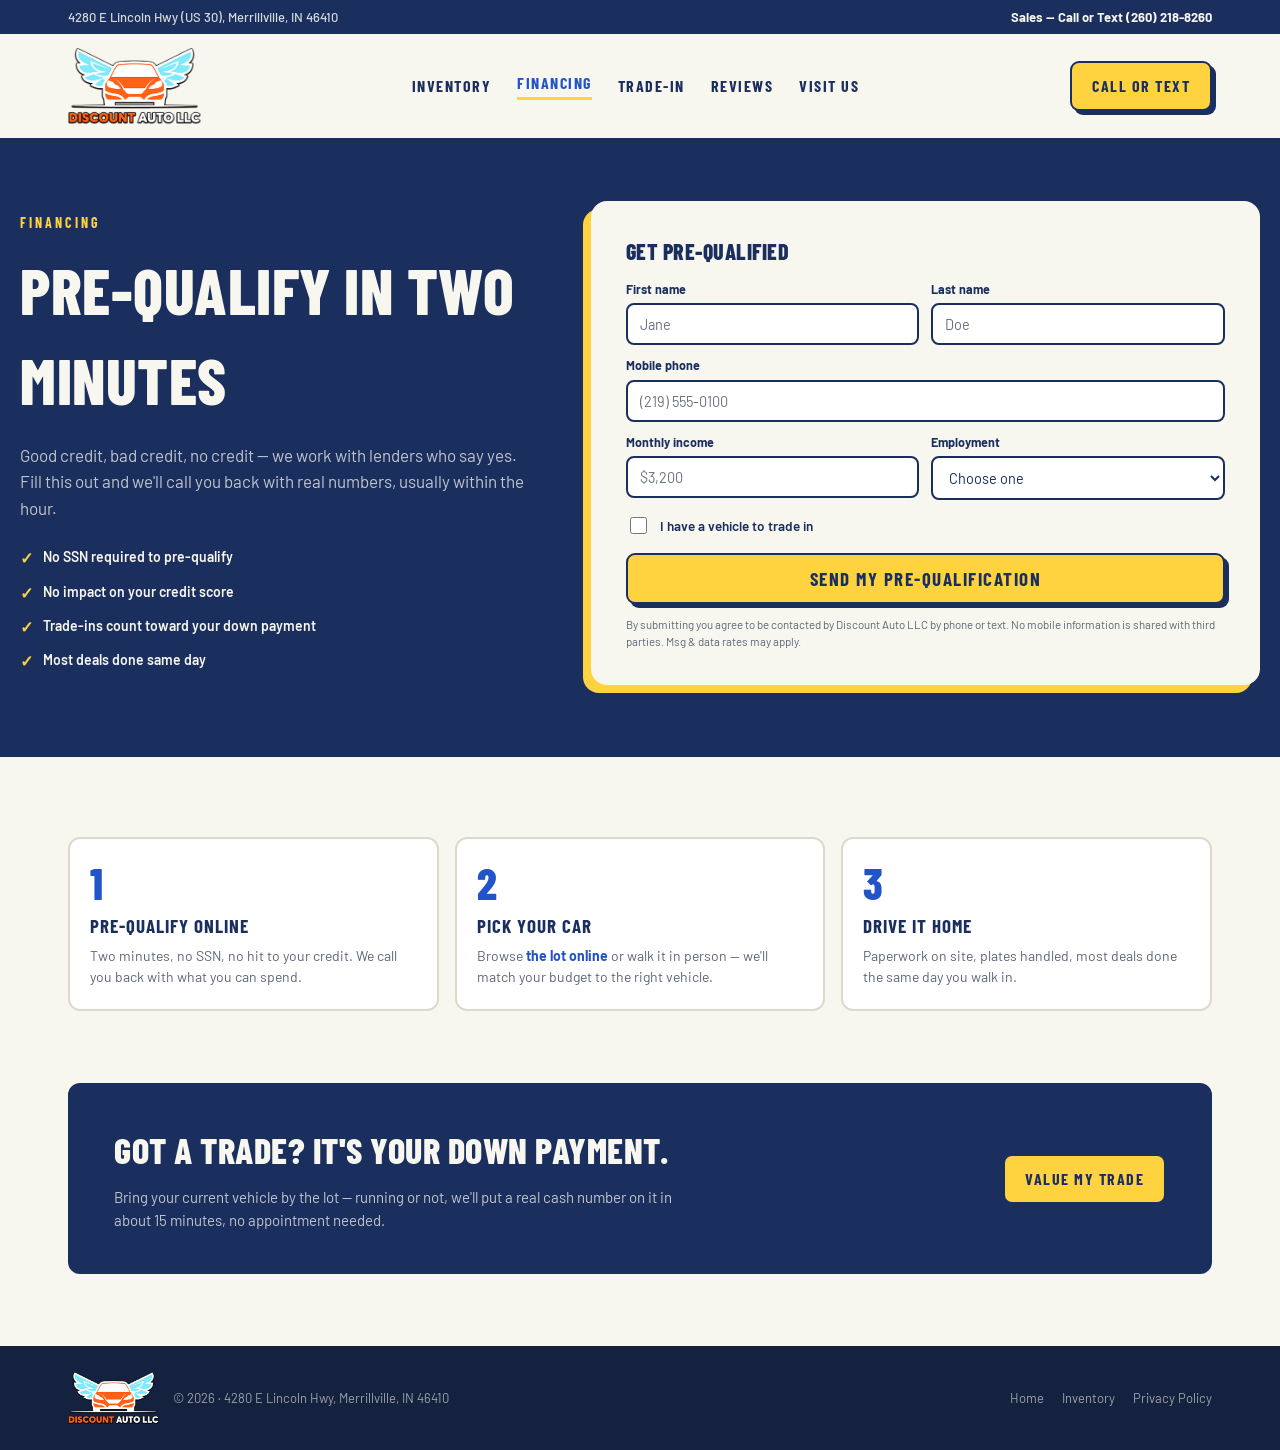
<file: financing.html>
<!DOCTYPE html>
<html lang="en">
<head>
<meta charset="utf-8">
<title>Financing — Discount Auto LLC</title>
<meta name="viewport" content="width=device-width, initial-scale=1">
<meta name="description" content="Pre-qualify for financing in two minutes at Discount Auto LLC. No SSN required, no impact on your credit score.">
<link rel="preconnect" href="https://fonts.googleapis.com">
<link rel="preconnect" href="https://fonts.gstatic.com" crossorigin>
<link href="https://fonts.googleapis.com/css2?family=Barlow+Condensed:wght@500;600;700;800&family=Barlow:ital,wght@0,400;0,500;0,600;0,700;1,400&display=swap" rel="stylesheet">
<link rel="icon" type="image/png" href="assets/logo.png">
<link rel="stylesheet" href="styles.css">
</head>
<body>

<div class="utility-bar">
  <div class="container">
    <div class="utility-left"><span class="addr">4280 E Lincoln Hwy (US 30), Merrillville, IN 46410</span></div>
    <div class="utility-right"><a href="tel:2602188260">Sales — Call or Text (260) 218-8260</a></div>
  </div>
</div>

<header class="site-header">
  <div class="container bar">
    <a href="index.html" class="brand">
      <img src="assets/logo.png" alt="Discount Auto LLC — used cars in Merrillville, Indiana" class="brand-logo">
    </a>
    <nav class="main-nav">
      <a href="inventory.html">Inventory</a>
      <a href="financing.html" class="active">Financing</a>
      <a href="#trade">Trade-In</a>
      <a href="index.html#reviews">Reviews</a>
      <a href="index.html#visit">Visit Us</a>
    </nav>
    <a href="tel:2602188260" class="btn btn-primary header-cta">Call or Text</a>
    <button class="hamburger" aria-label="Menu" aria-expanded="false">☰</button>
  </div>
</header>
<nav class="mobile-nav">
  <div class="container">
    <a href="inventory.html">Inventory</a>
    <a href="financing.html" class="active">Financing</a>
    <a href="#trade">Trade-In</a>
    <a href="index.html#reviews">Reviews</a>
    <a href="index.html#visit">Visit Us</a>
    <a href="tel:2602188260" class="btn btn-primary btn-block">Call or Text</a>
  </div>
</nav>

<main>
  <section class="section-dark fin-hero">
    <div class="container split">
      <div>
        <div class="eyebrow">Financing</div>
        <h1>Pre-qualify in two minutes</h1>
        <p class="lede">Good credit, bad credit, no credit — we work with lenders who say yes. Fill this out and we'll call you back with real numbers, usually within the hour.</p>
        <ul class="checklist">
          <li>No SSN required to pre-qualify</li>
          <li>No impact on your credit score</li>
          <li>Trade-ins count toward your down payment</li>
          <li>Most deals done same day</li>
        </ul>
      </div>

      <div class="form-card">
        <form id="prequal-form" class="form-fields" novalidate>
          <h3>Get pre-qualified</h3>
          <div class="field-grid two" style="margin-top:14px">
            <label class="field">First name
              <input type="text" placeholder="Jane" required>
            </label>
            <label class="field">Last name
              <input type="text" placeholder="Doe" required>
            </label>
          </div>
          <label class="field" style="margin-top:12px">Mobile phone
            <input type="tel" placeholder="(219) 555-0100" required>
          </label>
          <div class="field-grid two" style="margin-top:12px">
            <label class="field">Monthly income
              <input type="text" placeholder="$3,200" required>
            </label>
            <label class="field">Employment
              <select required>
                <option value="" selected disabled>Choose one</option>
                <option>Employed full-time</option>
                <option>Employed part-time</option>
                <option>Self-employed</option>
                <option>Retired / fixed income</option>
                <option>Other</option>
              </select>
            </label>
          </div>
          <label class="checkbox-line" style="margin-top:14px">
            <input type="checkbox">I have a vehicle to trade in
          </label>
          <button type="submit" class="btn btn-primary btn-block" style="margin-top:16px; font-size:19px">Send my pre-qualification</button>
          <div class="form-fine" style="margin-top:12px">By submitting you agree to be contacted by Discount Auto LLC by phone or text. No mobile information is shared with third parties. Msg &amp; data rates may apply.</div>
        </form>

        <div class="form-success" id="form-success">
          <div class="check">✓</div>
          <h3>You're in the queue</h3>
          <p>We'll call or text you back with real numbers — usually within the hour during business hours. Want to skip the wait? Call <a href="tel:2602188260">(260) 218-8260</a>.</p>
          <button type="button" class="btn btn-ghost" style="border-color:var(--ink)" id="reset-form">Back to form</button>
        </div>
      </div>
    </div>
  </section>

  <section class="section-pad">
    <div class="container">
      <div class="steps light">
        <div class="step">
          <div class="num">1</div>
          <div class="t">Pre-qualify online</div>
          <div class="d">Two minutes, no SSN, no hit to your credit. We call you back with what you can spend.</div>
        </div>
        <div class="step">
          <div class="num">2</div>
          <div class="t">Pick your car</div>
          <div class="d">Browse <a href="inventory.html">the lot online</a> or walk it in person — we'll match your budget to the right vehicle.</div>
        </div>
        <div class="step">
          <div class="num">3</div>
          <div class="t">Drive it home</div>
          <div class="d">Paperwork on site, plates handled, most deals done the same day you walk in.</div>
        </div>
      </div>
    </div>
  </section>

  <section id="trade" class="section-pad" style="padding-top:0">
    <div class="container">
      <div class="trade-banner">
        <div>
          <h2>Got a trade? It's your down payment.</h2>
          <p>Bring your current vehicle by the lot — running or not, we'll put a real cash number on it in about 15 minutes, no appointment needed.</p>
        </div>
        <a href="tel:2602188260" class="btn btn-primary">Value my trade</a>
      </div>
    </div>
  </section>
</main>

<footer class="site-footer">
  <div class="container">
    <div class="footer-brand">
      <img src="assets/logo.png" alt="Discount Auto LLC" class="footer-logo">
      <span>© 2026 · 4280 E Lincoln Hwy, Merrillville, IN 46410</span>
    </div>
    <div class="footer-links">
      <a href="index.html">Home</a>
      <a href="inventory.html">Inventory</a>
      <a href="#" onclick="return false">Privacy Policy</a>
    </div>
  </div>
</footer>

<script src="data.js"></script>
<script src="site.js"></script>
<script src="financing.js"></script>
</body>
</html>
</file>
<file: styles.css>
/* Discount Auto LLC — shared design system
   Friendly navy/yellow theme: deep navy for trust, sunny yellow for the
   "deal sticker" energy of a car lot, soft ivory paper, rounded corners.
   One hard rule: yellow surfaces always carry navy text — never white.
   Mobile-first; desktop layout kicks in at 900–1000px. */

:root {
  --ink: #1b2f5e;         /* deep navy — text, borders, dark sections */
  --paper: #f7f6ef;       /* soft ivory */
  --paper-soft: #eceadf;
  --sun: #ffd23f;         /* primary accent — CTAs, badges, price stickers */
  --sun-deep: #f0c020;    /* hover state for yellow */
  --blue: #2054c8;        /* links, numbers, interactive bits */
  --blue-deep: #163d92;
  --accent: #ffd23f;      /* accent used on dark backgrounds */
  --muted: #5e6678;       /* 5.31:1 on ivory */
  --muted-2: #6b7280;     /* placeholders — 4.83:1 on white */
  --gold: #8f6600;        /* review stars — 5.16:1 on white, 4.76:1 on ivory */
  --line: #dcdacd;
  --footer-bg: #14213f;
  --white: #ffffff;
  --container: 1240px;
  --r: 12px;              /* card corner radius */
  --r-btn: 9px;           /* button corner radius */
}

* { box-sizing: border-box; }
html, body { margin: 0; padding: 0; background: var(--paper); }
body {
  font-family: 'Barlow', sans-serif;
  color: var(--ink);
  -webkit-font-smoothing: antialiased;
  line-height: 1.4;
}
h1, h2, h3, .display {
  font-family: 'Barlow Condensed', sans-serif;
  font-weight: 800;
  text-transform: uppercase;
  letter-spacing: .5px;
  margin: 0;
}
a { color: var(--blue); text-decoration: none; }
a:hover { color: var(--blue-deep); }
img { max-width: 100%; display: block; }
button { font-family: inherit; }

.container {
  max-width: var(--container);
  margin: 0 auto;
  padding: 0 20px;
}
@media (min-width: 1000px) {
  .container { padding: 0 48px; }
}

/* ---------- Utility bar + header ---------- */
.utility-bar {
  background: var(--ink);
  color: var(--paper);
  font-size: 13px;
  font-weight: 500;
}
.utility-bar .container {
  padding-top: 8px;
  padding-bottom: 8px;
  display: flex;
  align-items: center;
  justify-content: space-between;
  gap: 16px;
  flex-wrap: wrap;
}
.utility-bar .addr { opacity: .85; }
.utility-bar .open-dot {
  display: inline-flex; align-items: center; gap: 6px;
}
.utility-bar .open-dot::before {
  content: ''; width: 7px; height: 7px; border-radius: 50%; background: #37b76a; display: inline-block;
}
.utility-bar a { color: var(--paper); font-weight: 700; }
.utility-bar a:hover { color: var(--accent); }
.utility-bar .sep { opacity: .6; }
.utility-left, .utility-right { display: flex; align-items: center; gap: 14px; flex-wrap: wrap; }

header.site-header {
  background: var(--paper);
  border-bottom: 3px solid var(--ink);
  position: sticky;
  top: 0;
  z-index: 40;
}
header.site-header .bar {
  padding-top: 14px;
  padding-bottom: 14px;
  display: flex;
  align-items: center;
  justify-content: space-between;
  gap: 20px;
}
.brand { display: flex; align-items: center; gap: 12px; color: var(--ink); flex-shrink: 0; }
.brand-logo { height: 58px; width: auto; }
@media (min-width: 900px) { .brand-logo { height: 76px; } }

nav.main-nav {
  display: none;
  align-items: center; gap: 26px;
  font-family: 'Barlow Condensed', sans-serif; font-weight: 700; font-size: 16px;
  letter-spacing: 1.5px; text-transform: uppercase;
}
nav.main-nav a { color: var(--ink); }
nav.main-nav a:hover, nav.main-nav a.active { color: var(--blue); }
nav.main-nav a.active { border-bottom: 3px solid var(--sun); padding-bottom: 2px; }

.btn {
  display: inline-flex; align-items: center; justify-content: center;
  font-family: 'Barlow Condensed', sans-serif; font-weight: 700;
  letter-spacing: 1.5px; text-transform: uppercase;
  border: 2px solid var(--ink);
  padding: 12px 20px;
  cursor: pointer;
  text-align: center;
  border-radius: var(--r-btn);
}
.btn-primary { background: var(--sun); color: var(--ink); border-color: var(--ink); box-shadow: 4px 4px 0 var(--ink); }
.btn-primary:hover { background: var(--sun-deep); color: var(--ink); }
.btn-ghost { background: transparent; color: var(--ink); }
.btn-ghost:hover { background: var(--ink); color: var(--paper); }
.btn-ghost-light { background: transparent; color: var(--paper); border-color: rgba(247,246,239,.5); }
.btn-ghost-light:hover { border-color: var(--paper); color: #fff; }
.btn-block { width: 100%; }
.header-cta { display: none; }

.hamburger {
  display: flex; align-items: center; justify-content: center;
  width: 40px; height: 40px; border: 2px solid var(--ink); background: transparent;
  font-size: 20px; line-height: 1; cursor: pointer;
  border-radius: 8px; color: var(--ink);
}
.mobile-nav {
  display: none;
  border-bottom: 3px solid var(--ink);
  background: var(--paper);
}
.mobile-nav.open { display: block; }
.mobile-nav .container { padding-top: 14px; padding-bottom: 18px; display: flex; flex-direction: column; gap: 4px; }
.mobile-nav a {
  color: var(--ink); font-family: 'Barlow Condensed', sans-serif; font-weight: 700;
  font-size: 20px; letter-spacing: 1px; text-transform: uppercase;
  padding: 10px 0; border-bottom: 1.5px solid var(--line);
}
.mobile-nav a.active { color: var(--blue); }
.mobile-nav .btn { margin-top: 12px; }

@media (min-width: 900px) {
  nav.main-nav { display: flex; }
  .header-cta { display: inline-flex; }
  .hamburger, .mobile-nav { display: none !important; }
}

/* ---------- Banner ---------- */
.banner {
  background: var(--sun); color: var(--ink); font-size: 13.5px; font-weight: 600;
}
.banner .container { padding-top: 9px; padding-bottom: 9px; display: flex; align-items: center; justify-content: center; gap: 10px; flex-wrap: wrap; text-align: center; }
.banner .tag {
  font-family: 'Barlow Condensed', sans-serif; font-weight: 800; letter-spacing: 2px; font-size: 13px;
  border: 1.5px solid rgba(27,47,94,.5); padding: 2px 8px; white-space: nowrap;
  border-radius: 5px;
}

/* ---------- Hero ---------- */
.hero { background: var(--ink); color: var(--paper); overflow: hidden; }
.hero .container {
  padding-top: 48px; padding-bottom: 48px;
  display: grid; gap: 36px; align-items: center;
}
.eyebrow {
  font-family: 'Barlow Condensed', sans-serif; font-weight: 700; font-size: 14px;
  letter-spacing: 3px; text-transform: uppercase; color: var(--accent); margin-bottom: 14px;
}
.hero h1 { font-size: 52px; line-height: .95; margin-bottom: 20px; }
.hero h1 .accent { color: var(--accent); }
.hero p.lede { font-size: 16px; line-height: 1.55; color: rgba(247,246,239,.75); max-width: 480px; margin: 0 0 26px; }
.hero-ctas { display: flex; flex-direction: column; gap: 12px; margin-bottom: 28px; }
.hero-ctas .btn { font-size: 17px; }
.trust-list { display: flex; flex-wrap: wrap; gap: 10px 22px; font-size: 13.5px; font-weight: 600; color: rgba(247,246,239,.7); list-style: none; padding: 0; margin: 0; }
.trust-list li { display: flex; gap: 7px; align-items: center; }
.trust-list li::before { content: '✓'; color: var(--accent); }
.hero-media { position: relative; }
.hero-media .frame { position: relative; width: 100%; aspect-ratio: 4/3; border: 3px solid var(--paper); box-shadow: 8px 8px 0 var(--sun); border-radius: 14px; overflow: hidden; }
.hero-media .tag-corner {
  position: absolute; top: -14px; right: -10px; background: var(--sun); color: var(--ink);
  font-family: 'Barlow Condensed', sans-serif; font-weight: 800; font-size: 14px; letter-spacing: 1.5px;
  text-transform: uppercase; padding: 8px 14px; transform: rotate(3deg); box-shadow: 4px 4px 0 rgba(20,35,71,.35);
  border-radius: 6px;
}
@media (min-width: 900px) {
  .hero .container { grid-template-columns: minmax(0, 1.05fr) minmax(0, .95fr); gap: 60px; padding-top: 72px; padding-bottom: 80px; }
  .hero h1 { font-size: 88px; }
  .hero p.lede { font-size: 18px; }
  .hero-ctas { flex-direction: row; gap: 16px; }
  .hero-media .frame { box-shadow: 12px 12px 0 var(--sun); }
}

/* ---------- Vehicle photos ---------- */
.veh-photo { width: 100%; height: 100%; object-fit: cover; display: block; background: var(--paper-soft); }

/* ---------- Photo placeholder ---------- */
.photo-slot {
  position: relative; width: 100%; height: 100%;
  /* explicit colour under the stripes: survives if the gradient doesn't paint,
     and is the value contrast is measured against (#5f5d56 on it = 5.2:1) */
  background-color: #e7e5d6;
  background-image: repeating-linear-gradient(135deg, #edecdf, #edecdf 10px, #e7e5d6 10px, #e7e5d6 20px);
  border: 1.5px dashed #b7b4a5;
  display: flex; flex-direction: column; align-items: center; justify-content: center; gap: 8px;
  color: #5f5d56; text-align: center; padding: 10px;
}
.photo-slot svg { opacity: .55; }
.photo-slot span { font-size: 12px; font-weight: 600; letter-spacing: .3px; }

/* ---------- Sections & headings ---------- */
section { background: var(--paper); }
.section-pad { padding: 44px 0; }
@media (min-width: 900px) { .section-pad { padding: 72px 0; } }
.section-head { display: flex; align-items: baseline; justify-content: space-between; gap: 16px; margin-bottom: 24px; flex-wrap: wrap; }
.section-head h2 { font-size: 30px; }
@media (min-width: 900px) { .section-head h2 { font-size: 44px; } }
.section-link { font-family: 'Barlow Condensed', sans-serif; font-weight: 700; font-size: 15px; letter-spacing: 1.5px; text-transform: uppercase; white-space: nowrap; }

/* ---------- Type grid (home) ---------- */
.type-grid { display: grid; grid-template-columns: repeat(2, minmax(0, 1fr)); gap: 14px; }
@media (min-width: 900px) { .type-grid { grid-template-columns: repeat(4, minmax(0, 1fr)); gap: 20px; } }
.type-card { display: block; border: 2.5px solid var(--ink); background: #fff; color: var(--ink); border-radius: var(--r); overflow: hidden; }
.type-card:hover { box-shadow: 6px 6px 0 var(--sun); color: var(--ink); }
.type-card .media { aspect-ratio: 4/3; }
.type-card .photo-slot { aspect-ratio: 4/3; }
.type-card .label { display: flex; justify-content: space-between; align-items: center; padding: 10px 14px; border-top: 2.5px solid var(--ink); font-family: 'Barlow Condensed', sans-serif; font-weight: 800; font-size: 16px; letter-spacing: 1.5px; text-transform: uppercase; }
.type-card .type-count {
  background: var(--sun); color: var(--ink); border-radius: 999px;
  min-width: 26px; padding: 1px 8px; text-align: center; font-size: 14px;
}

/* ---------- Vehicle cards ---------- */
.veh-grid { display: grid; grid-template-columns: 1fr; gap: 18px; }
@media (min-width: 640px) { .veh-grid { grid-template-columns: repeat(2, minmax(0, 1fr)); } }
@media (min-width: 900px) { .veh-grid { grid-template-columns: repeat(3, minmax(0, 1fr)); gap: 22px; } }

.veh-card {
  background: #fff; border: 2.5px solid var(--ink); display: flex; flex-direction: column; color: var(--ink);
  border-radius: var(--r); overflow: hidden;
}
.veh-card:hover { box-shadow: 8px 8px 0 rgba(27,47,94,.14); color: var(--ink); }
.veh-card .media { position: relative; width: 100%; aspect-ratio: 4/3; border-bottom: 2.5px solid var(--ink); }
.badge {
  position: absolute; top: 10px; left: 0; background: var(--sun); color: var(--ink);
  font-family: 'Barlow Condensed', sans-serif; font-weight: 700; font-size: 13px; letter-spacing: 1.5px;
  text-transform: uppercase; padding: 4px 11px; pointer-events: none;
  border-radius: 0 6px 6px 0;
}
.veh-card .body { padding: 14px 16px 16px; display: flex; flex-direction: column; gap: 8px; flex: 1; }
.veh-card .title { font-family: 'Barlow Condensed', sans-serif; font-weight: 700; font-size: 20px; line-height: 1.1; text-transform: uppercase; }
.veh-card .meta { display: flex; gap: 10px; font-size: 12.5px; font-weight: 600; color: var(--muted); flex-wrap: wrap; }
.veh-card .foot { display: flex; align-items: center; justify-content: space-between; margin-top: auto; padding-top: 8px; border-top: 1.5px dashed var(--line); }
.veh-card .price { font-family: 'Barlow Condensed', sans-serif; font-weight: 800; font-size: 26px; color: var(--blue); }
.veh-card .details-link { font-family: 'Barlow Condensed', sans-serif; font-weight: 700; font-size: 14px; letter-spacing: 1.5px; text-transform: uppercase; border: 2px solid var(--ink); padding: 7px 12px; border-radius: 7px; }
.veh-card:hover .details-link { background: var(--ink); color: var(--paper); }
.sample-tag {
  background: var(--ink); color: var(--paper); font-family: 'Barlow Condensed', sans-serif; font-weight: 700;
  font-size: 12px; letter-spacing: 1.5px; text-transform: uppercase; padding: 3px 9px; display: inline-block;
  border-radius: 5px;
}

/* ---------- Dark section ---------- */
.section-dark { background: var(--ink); color: var(--paper); }
.section-dark .eyebrow { margin-bottom: 12px; }
.section-dark h2 { font-size: 32px; margin-bottom: 16px; }
@media (min-width: 900px) { .section-dark h2 { font-size: 50px; } }
.section-dark p.lede { color: rgba(247,246,239,.75); font-size: 16px; line-height: 1.55; max-width: 520px; margin: 0 0 26px; }
@media (min-width: 900px) { .section-dark p.lede { font-size: 17px; } }

.steps { display: grid; grid-template-columns: 1fr; gap: 16px; margin-top: 8px; }
@media (min-width: 700px) { .steps { grid-template-columns: repeat(3, minmax(0, 1fr)); } }
.step { border: 2px solid rgba(247,246,239,.25); padding: 22px 20px; border-radius: var(--r); }
.step .num { font-family: 'Barlow Condensed', sans-serif; font-weight: 800; font-size: 44px; color: var(--accent); line-height: 1; }
.step .t { font-family: 'Barlow Condensed', sans-serif; font-weight: 700; font-size: 19px; text-transform: uppercase; letter-spacing: 1px; margin: 8px 0 6px; }
.step .d { font-size: 14px; line-height: 1.5; color: rgba(247,246,239,.65); }
.steps.light .step { border-color: var(--line); background: #fff; }
.steps.light .step .num { color: var(--blue); }
.steps.light .step .d { color: var(--muted); }
.steps.light .step .d a { font-weight: 700; }

@media (min-width: 900px) {
  .split { display: grid; grid-template-columns: minmax(0, 1fr) minmax(0, 1.3fr); gap: 56px; align-items: center; }
  .split.rev { grid-template-columns: minmax(0, 1fr) minmax(0, 1fr); }
}

/* ---------- Reviews ---------- */
.review-grid { display: grid; grid-template-columns: 1fr; gap: 18px; }
@media (min-width: 900px) { .review-grid { grid-template-columns: repeat(3, minmax(0, 1fr)); gap: 24px; } }
.review-card { background: #fff; border: 2.5px solid var(--ink); padding: 24px; display: flex; flex-direction: column; gap: 12px; border-radius: var(--r); }
.stars { color: var(--gold); font-size: 16px; letter-spacing: 2px; }
.review-card p { margin: 0; font-size: 15px; line-height: 1.55; }
.review-card .who { font-family: 'Barlow Condensed', sans-serif; font-weight: 700; font-size: 15px; letter-spacing: 1px; text-transform: uppercase; margin-top: auto; }

/* ---------- Service / visit panel ---------- */
.panel { background: #fff; border: 2.5px solid var(--ink); border-radius: var(--r); overflow: hidden; }
@media (min-width: 900px) { .panel.split { grid-template-columns: minmax(0, 1fr) minmax(0, 1.4fr); align-items: stretch; } }
.panel .media { position: relative; min-height: 220px; aspect-ratio: 4/3; }
@media (min-width: 900px) { .panel .media { aspect-ratio: auto; border-right: 2.5px solid var(--ink); } }
.panel .content { padding: 28px 24px; display: flex; flex-direction: column; justify-content: center; gap: 12px; }
@media (min-width: 900px) { .panel .content { padding: 40px 44px; } }
.panel .content h2 { font-size: 28px; }
@media (min-width: 900px) { .panel .content h2 { font-size: 38px; } }
.panel .content p { margin: 0; font-size: 15px; line-height: 1.55; color: #4c556b; }
.panel .content .ctas { display: flex; gap: 12px; margin-top: 8px; flex-wrap: wrap; }

.visit-grid { display: grid; gap: 32px; }
@media (min-width: 900px) { .visit-grid { grid-template-columns: minmax(0, 1fr) minmax(0, 1fr); align-items: center; } }

.hours-table { display: flex; flex-direction: column; border-top: 1.5px solid rgba(247,246,239,.2); max-width: 380px; margin: 20px 0 26px; }
.hours-row { display: flex; justify-content: space-between; padding: 9px 0; border-bottom: 1.5px solid rgba(247,246,239,.2); font-size: 14px; }
.hours-row .d { font-weight: 700; }
.hours-row .t { color: rgba(247,246,239,.75); }

/* ---------- Footer ---------- */
footer.site-footer { background: var(--footer-bg); color: rgba(247,246,239,.6); font-size: 13px; }
footer.site-footer .container { padding: 26px 20px; display: flex; flex-direction: column; gap: 14px; align-items: flex-start; }
@media (min-width: 900px) { footer.site-footer .container { flex-direction: row; align-items: center; justify-content: space-between; padding: 26px 48px; } }
.footer-brand { display: flex; align-items: center; gap: 14px; flex-wrap: wrap; }
.footer-logo { height: 52px; width: auto; }
.footer-links { display: flex; gap: 18px; flex-wrap: wrap; }
.footer-links a { color: rgba(247,246,239,.6); }
.footer-links a:hover { color: var(--accent); }

/* ---------- Inventory page ---------- */
.inv-head { background: var(--ink); color: var(--paper); }
.inv-head .container { padding: 26px 20px; display: flex; align-items: baseline; justify-content: space-between; gap: 16px; flex-wrap: wrap; }
@media (min-width: 900px) { .inv-head .container { padding: 36px 48px; } }
.inv-head h1 { font-size: 38px; }
@media (min-width: 900px) { .inv-head h1 { font-size: 52px; } }
.inv-head .count { font-size: 14px; color: rgba(247,246,239,.7); font-weight: 600; }

.inv-layout { display: block; }
@media (min-width: 900px) { .inv-layout { display: grid; grid-template-columns: 250px minmax(0, 1fr); gap: 36px; align-items: start; } }

.filters { border: 2.5px solid var(--ink); background: #fff; padding: 20px; display: flex; flex-direction: column; gap: 22px; margin-bottom: 22px; border-radius: var(--r); }
@media (min-width: 900px) { .filters { position: sticky; top: 120px; margin-bottom: 0; } }
.filters .f-title { font-family: 'Barlow Condensed', sans-serif; font-weight: 800; font-size: 20px; letter-spacing: 1.5px; text-transform: uppercase; border-bottom: 2.5px solid var(--ink); padding-bottom: 9px; }
.filters .f-label { font-family: 'Barlow Condensed', sans-serif; font-weight: 700; font-size: 14px; letter-spacing: 1.5px; text-transform: uppercase; color: var(--muted); margin-bottom: 8px; }
.checkrow-group { display: flex; flex-direction: column; gap: 4px; }
.checkrow { display: flex; align-items: center; gap: 10px; font-size: 14.5px; font-weight: 600; cursor: pointer; padding: 5px 0; flex-wrap: wrap; }
.checkrow input { width: 17px; height: 17px; accent-color: var(--blue); flex-shrink: 0; }
.range-row input[type="range"] { width: 100%; accent-color: var(--blue); }
.range-value { font-family: 'Barlow Condensed', sans-serif; font-weight: 800; font-size: 20px; color: var(--blue); margin-top: 6px; }
.filters .fine-print { border-top: 1.5px dashed var(--line); padding-top: 14px; font-size: 13px; line-height: 1.5; color: var(--muted); }

.results-bar { display: flex; align-items: center; justify-content: space-between; gap: 16px; margin-bottom: 18px; flex-wrap: wrap; }
.results-count { font-size: 14px; font-weight: 600; color: var(--muted); }
.sort-select { display: flex; align-items: center; gap: 8px; font-size: 13.5px; font-weight: 600; }
.sort-select select { font-family: 'Barlow', sans-serif; font-size: 13.5px; font-weight: 600; padding: 8px 10px; border: 2px solid var(--ink); background: #fff; cursor: pointer; border-radius: 8px; color: var(--ink); }
.empty-state { border: 2.5px dashed var(--ink); padding: 40px 20px; text-align: center; font-family: 'Barlow Condensed', sans-serif; font-weight: 700; font-size: 20px; text-transform: uppercase; letter-spacing: 1px; color: var(--muted); border-radius: var(--r); }

/* ---------- Vehicle detail page ---------- */
.breadcrumb { font-size: 13px; font-weight: 600; color: var(--muted); display: flex; gap: 8px; padding: 16px 0 0; flex-wrap: wrap; }
.detail-layout { display: block; padding: 20px 0 48px; }
@media (min-width: 1000px) { .detail-layout { display: grid; grid-template-columns: minmax(0, 1.3fr) minmax(0, 1fr); gap: 40px; align-items: start; padding: 24px 0 64px; } }

.main-photo { position: relative; width: 100%; aspect-ratio: 4/3; border: 3px solid var(--ink); box-shadow: 6px 6px 0 rgba(27,47,94,.14); margin-bottom: 12px; border-radius: 14px; overflow: hidden; }
.photo-count {
  position: absolute; bottom: 10px; right: 12px; background: rgba(20,33,63,.88); color: var(--paper);
  font-size: 11.5px; font-weight: 600; padding: 4px 9px; border-radius: 6px; pointer-events: none;
}
.thumb-row { display: grid; grid-template-columns: repeat(4, minmax(0, 1fr)); gap: 10px; margin-bottom: 24px; }
@media (min-width: 560px) { .thumb-row { grid-template-columns: repeat(8, minmax(0, 1fr)); } }
.thumb-row .photo-slot { aspect-ratio: 4/3; border-width: 1.5px; border-radius: 10px; }
.thumb {
  padding: 0; aspect-ratio: 4/3; overflow: hidden; cursor: pointer;
  border: 2px solid var(--ink); border-radius: 9px; background: var(--paper-soft);
}
.thumb .veh-photo, .thumb .photo-slot { width: 100%; height: 100%; }
.thumb.active { border-color: var(--sun); box-shadow: 0 0 0 2px var(--ink); }
.thumb:focus-visible { outline: 3px solid var(--blue); outline-offset: 2px; }

.specs h2 { font-size: 24px; margin-bottom: 14px; }
.spec-grid { display: grid; grid-template-columns: 1fr; gap: 0; border-top: 2px solid var(--ink); }
@media (min-width: 560px) { .spec-grid { grid-template-columns: minmax(0, 1fr) minmax(0, 1fr); gap: 0 32px; } }
.spec-row { display: flex; justify-content: space-between; padding: 10px 0; border-bottom: 1.5px solid var(--line); font-size: 14px; }
.spec-row .k { font-weight: 700; }

.buy-panel { display: flex; flex-direction: column; gap: 18px; margin-top: 28px; }
@media (min-width: 1000px) { .buy-panel { margin-top: 0; position: sticky; top: 120px; } }
.buy-panel h1 { font-size: 32px; margin-bottom: 8px; }
@media (min-width: 900px) { .buy-panel h1 { font-size: 40px; } }
.buy-meta { display: flex; gap: 10px; font-size: 13px; font-weight: 600; color: var(--muted); flex-wrap: wrap; }
.price-row { display: flex; align-items: center; gap: 12px; flex-wrap: wrap; }
.price-big {
  font-family: 'Barlow Condensed', sans-serif; font-weight: 800; font-size: 46px; line-height: 1.05;
  background: var(--sun); color: var(--ink); padding: 4px 16px 6px; border-radius: 10px; display: inline-block;
}
@media (min-width: 900px) { .price-big { font-size: 52px; } }
.carfax-link { font-size: 13px; font-weight: 700; border: 2px solid var(--ink); color: var(--ink); padding: 6px 11px; border-radius: 7px; }
.carfax-link:hover { background: var(--ink); color: var(--paper); }

.calc { border: 2.5px solid var(--ink); background: #fff; padding: 20px; border-radius: var(--r); }
.calc .title { font-family: 'Barlow Condensed', sans-serif; font-weight: 800; font-size: 18px; letter-spacing: 1.5px; text-transform: uppercase; margin-bottom: 14px; }
.calc-row { display: flex; justify-content: space-between; font-size: 13.5px; font-weight: 600; margin-bottom: 6px; }
.calc-row .v { color: var(--blue); font-weight: 700; }
.calc input[type="range"] { width: 100%; accent-color: var(--blue); margin-bottom: 12px; }
.term-row { display: flex; align-items: center; gap: 10px; margin-bottom: 12px; flex-wrap: wrap; }
.term-btn {
  font-family: 'Barlow Condensed', sans-serif; font-weight: 700; font-size: 14px; letter-spacing: 1px;
  padding: 7px 13px; cursor: pointer; border: 2px solid var(--ink); background: #fff; color: var(--ink);
  border-radius: 7px;
}
.term-btn.active { background: var(--ink); color: var(--paper); }
.monthly-row { border-top: 1.5px dashed var(--line); padding-top: 12px; display: flex; align-items: baseline; justify-content: space-between; }
.monthly-row .label { font-size: 13.5px; font-weight: 600; }
.monthly-row .amt { font-family: 'Barlow Condensed', sans-serif; font-weight: 800; font-size: 34px; color: var(--blue); }
.monthly-row .amt small { font-size: 15px; color: var(--ink); font-weight: 600; }
.calc .disclaimer { font-size: 11.5px; color: var(--muted); line-height: 1.45; margin-top: 10px; }

.similar { background: var(--ink); color: var(--paper); }
.similar h2 { font-size: 28px; margin-bottom: 20px; }
@media (min-width: 900px) { .similar h2 { font-size: 34px; } }
.similar .veh-card { background: var(--paper); border-color: var(--paper); }
.similar .veh-card:hover { box-shadow: 6px 6px 0 var(--sun); }

/* ---------- Financing page ---------- */
.fin-hero .split { padding: 40px 0 44px; }
@media (min-width: 900px) { .fin-hero .split { padding: 60px 0 72px; gap: 56px; } }
.fin-hero h1 { font-size: 42px; margin-bottom: 18px; }
@media (min-width: 900px) { .fin-hero h1 { font-size: 64px; } }
.checklist { display: flex; flex-direction: column; gap: 12px; font-size: 14px; font-weight: 600; list-style: none; padding: 0; margin: 0; }
.checklist li { display: flex; gap: 10px; align-items: flex-start; }
.checklist li::before { content: '✓'; color: var(--accent); font-size: 16px; flex-shrink: 0; }

.form-card { background: var(--paper); color: var(--ink); border: 3px solid var(--paper); box-shadow: -8px 8px 0 var(--sun); padding: 24px; margin-top: 8px; border-radius: 16px; }
@media (min-width: 900px) { .form-card { padding: 32px; margin-top: 0; } }
.form-card h3 { font-size: 22px; margin-bottom: 4px; }
.field-grid { display: grid; grid-template-columns: 1fr; gap: 12px; }
@media (min-width: 500px) { .field-grid.two { grid-template-columns: minmax(0, 1fr) minmax(0, 1fr); } }
.field { display: flex; flex-direction: column; gap: 5px; font-size: 12.5px; font-weight: 700; }
.field input, .field select {
  font-family: 'Barlow', sans-serif; font-size: 14.5px; padding: 10px 12px; border: 2px solid var(--ink); background: #fff;
  border-radius: 8px; color: var(--ink);
}
.field input::placeholder { color: var(--muted-2); }
.checkbox-line { display: flex; align-items: center; gap: 10px; font-size: 13.5px; font-weight: 600; cursor: pointer; }
.checkbox-line input { width: 17px; height: 17px; accent-color: var(--blue); flex-shrink: 0; }
.form-fine { font-size: 11.5px; color: var(--muted); line-height: 1.45; }
.form-success { display: none; flex-direction: column; gap: 14px; align-items: flex-start; padding: 12px 0 20px; }
.form-success.show { display: flex; }
.form-fields.hide { display: none; }
.form-success .check { font-size: 40px; color: #2f9e63; }
.form-success h3 { font-size: 24px; }
.form-success p { margin: 0; font-size: 15px; line-height: 1.55; color: #4c556b; }

.trade-banner {
  border: 2.5px solid var(--ink); background: var(--ink); color: var(--paper);
  padding: 30px 22px; display: flex; flex-direction: column; gap: 20px;
  border-radius: var(--r);
}
@media (min-width: 800px) { .trade-banner { flex-direction: row; align-items: center; justify-content: space-between; padding: 40px 44px; } }
.trade-banner h2 { font-size: 28px; margin-bottom: 10px; }
@media (min-width: 900px) { .trade-banner h2 { font-size: 36px; } }
.trade-banner p { margin: 0; font-size: 15px; line-height: 1.55; color: rgba(247,246,239,.75); max-width: 560px; }
.trade-banner .btn { white-space: nowrap; }
</file>
